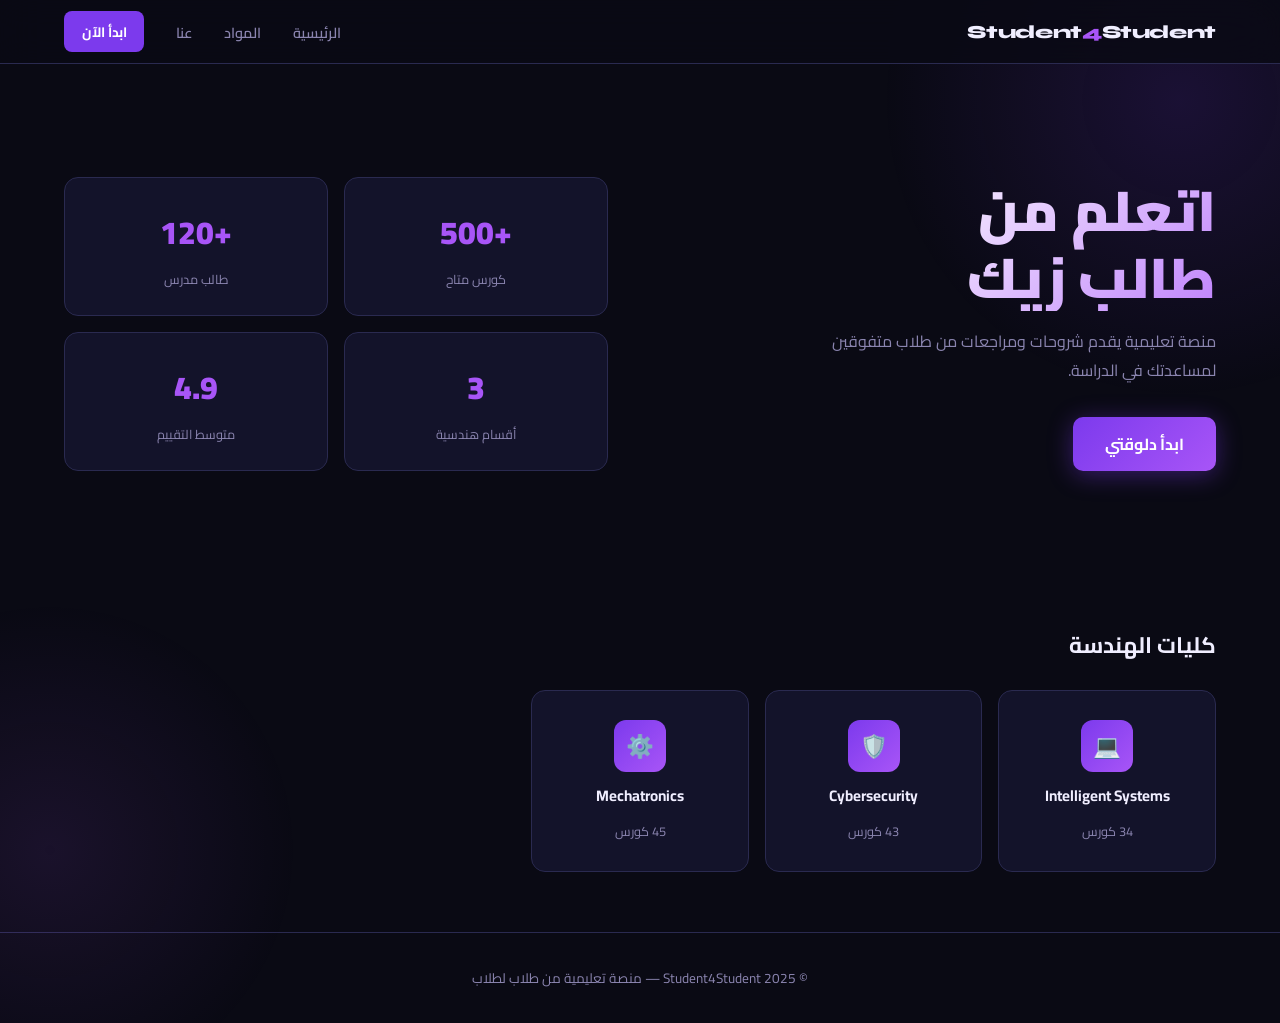
<file: index.html>
<!DOCTYPE html>
<html lang="ar" dir="rtl">
<head>
<meta charset="UTF-8">
<meta name="viewport" content="width=device-width, initial-scale=1.0">
<title>Student4Student — اتعلم من طالب زيك</title>
<link rel="stylesheet" href="style.css">
</head>
<body>

<div id="nav-mount"></div>

<main>
  <section class="hero">
    <div class="hero-text fade-up">
      <h1>اتعلم من<br>طالب زيك</h1>
      <p>منصة تعليمية يقدم شروحات ومراجعات من طلاب متفوقين لمساعدتك في الدراسة.</p>
      <a href="departments.html" class="btn-primary">ابدأ دلوقتي</a>
    </div>
    <div class="hero-visual fade-up fade-up-delay-2">
      <div class="stat-card">
        <div class="num">+500</div>
        <div class="label">كورس متاح</div>
      </div>
      <div class="stat-card">
        <div class="num">+120</div>
        <div class="label">طالب مدرس</div>
      </div>
      <div class="stat-card">
        <div class="num">3</div>
        <div class="label">أقسام هندسية</div>
      </div>
      <div class="stat-card">
        <div class="num">4.9</div>
        <div class="label">متوسط التقييم</div>
      </div>
    </div>
  </section>

  <section>
    <div class="section-title">كليات الهندسة</div>
    <div class="cards-grid" id="depts-home"></div>
  </section>
</main>

<div id="footer-mount"></div>
<div id="modal-mount"></div>

<script src="data.js"></script>
<script>
document.getElementById('nav-mount').innerHTML = navHtml();
document.getElementById('footer-mount').innerHTML = footerHtml();
document.getElementById('modal-mount').innerHTML = modalHtml();
initModal();

const grid = document.getElementById('depts-home');
Object.entries(DEPTS).forEach(([key, d]) => {
  const totalCourses = Object.values(COURSES[key] || {}).reduce((sum, sems) =>
    sum + Object.values(sems).reduce((s2, arr) => s2 + arr.length, 0), 0);
  grid.innerHTML += `
    <a class="dept-card fade-up fade-up-delay-1" href="departments.html">
      <div class="dept-icon">${d.icon}</div>
      <h3>${d.name}</h3>
      <span class="count">${totalCourses} كورس</span>
    </a>`;
});
</script>
</body>
</html>
</file>
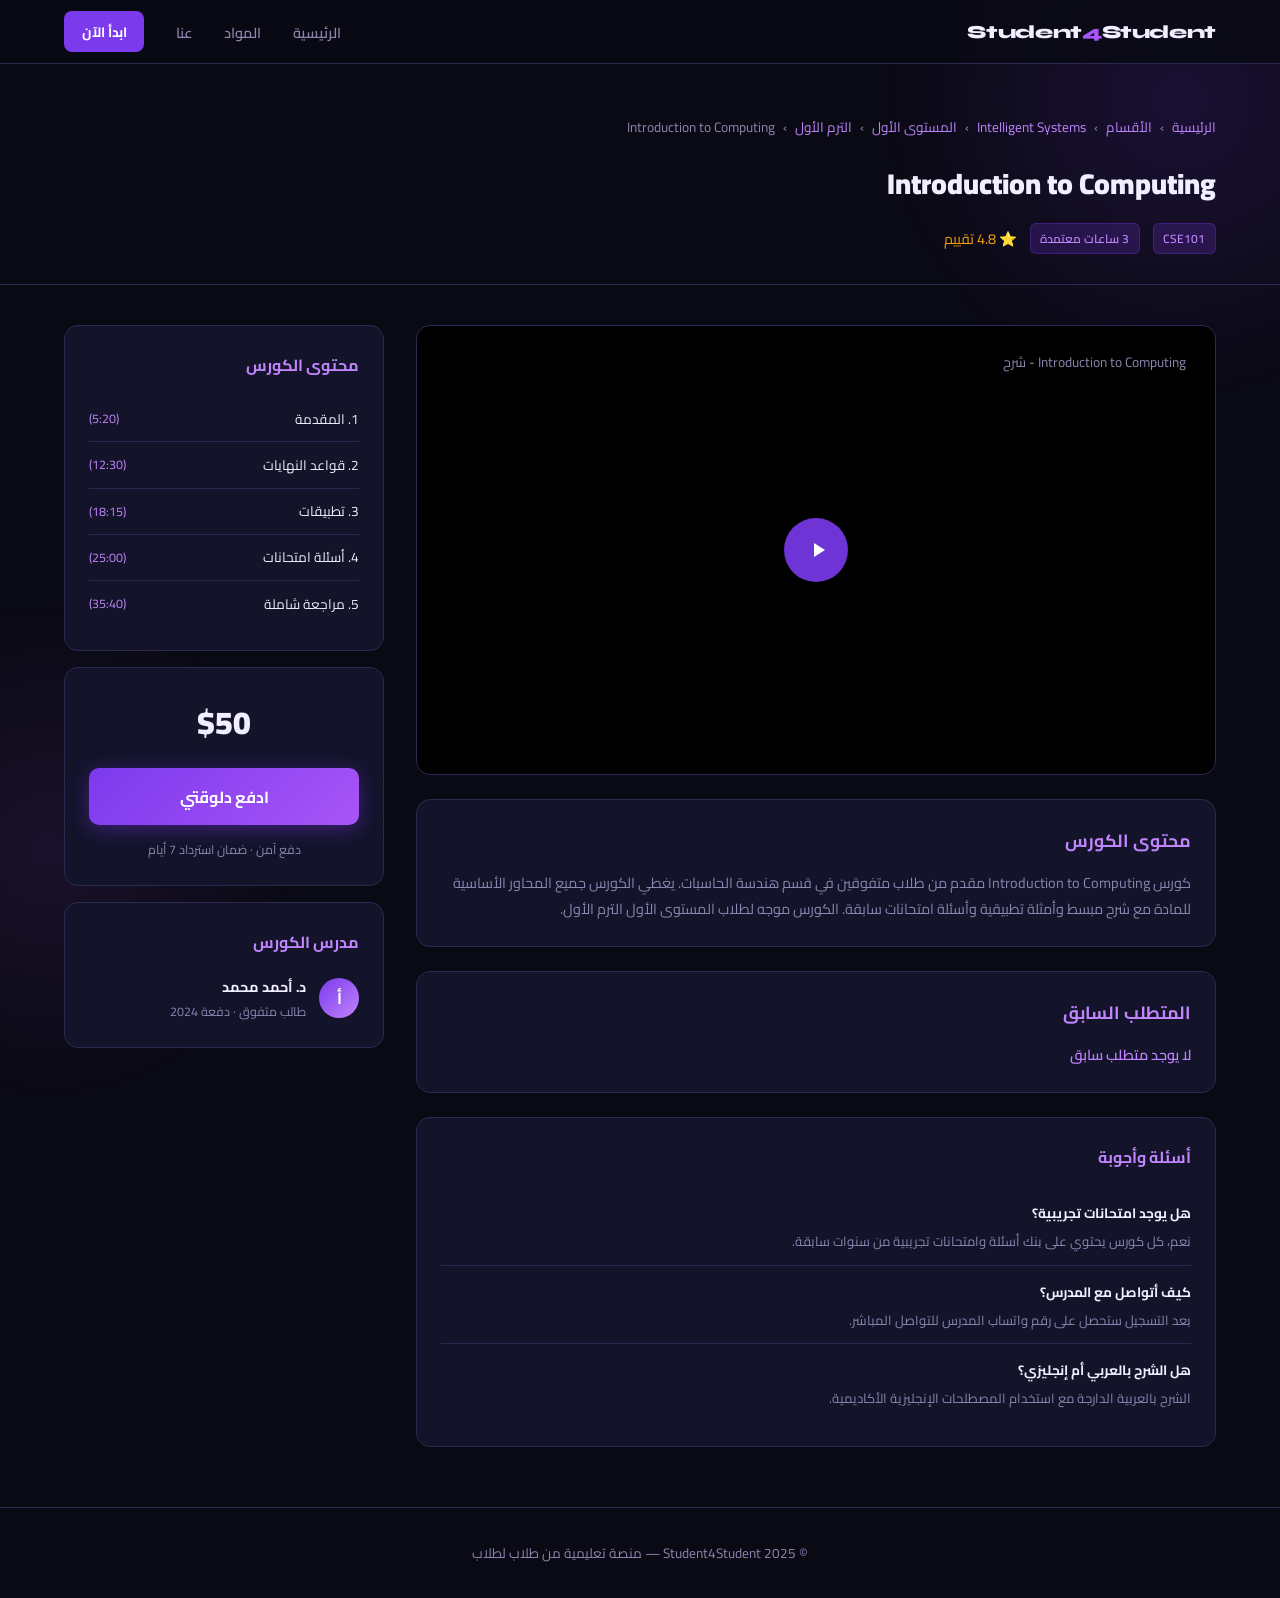
<file: course.html>
<!DOCTYPE html>
<html lang="ar" dir="rtl">
<head>
<meta charset="UTF-8">
<meta name="viewport" content="width=device-width, initial-scale=1.0">
<title>الكورس — Student4Student</title>
<link rel="stylesheet" href="style.css">
</head>
<body>

<div id="nav-mount"></div>

<main>
  <div class="page-header fade-up">
    <div class="breadcrumb" id="breadcrumb"></div>
    <h1 id="course-title">—</h1>
    <div style="display:flex;gap:0.8rem;align-items:center;margin-top:0.8rem;flex-wrap:wrap;">
      <span class="tag" id="course-code-tag"></span>
      <span class="tag" id="course-ch-tag"></span>
      <span style="color:var(--gold);font-size:0.9rem;" id="course-rating"></span>
    </div>
  </div>

  <div class="course-layout fade-up fade-up-delay-1">
    <div>
      <div class="video-wrap">
        <div class="video-overlay-title" id="video-label">محاضرة تعريفية</div>
        <div class="play-btn" id="play-btn" onclick="playVideo()">
          <svg width="24" height="24" viewBox="0 0 24 24" fill="white">
            <path d="M8 5v14l11-7z"/>
          </svg>
        </div>
        <iframe id="video-frame" width="100%" height="100%" style="display:none;border:none;" allowfullscreen></iframe>
      </div>

      <div class="course-desc">
        <h2>محتوى الكورس</h2>
        <p id="course-desc-text"></p>
      </div>

      <div class="course-desc">
        <h2>المتطلب السابق</h2>
        <p id="prereq-text" style="color:var(--accent3);font-weight:600;"></p>
      </div>

      <div class="qa-card">
        <h3>أسئلة وأجوبة</h3>
        <div class="qa-item">
          <div class="qa-q">هل يوجد امتحانات تجريبية؟</div>
          <div class="qa-a">نعم، كل كورس يحتوي على بنك أسئلة وامتحانات تجريبية من سنوات سابقة.</div>
        </div>
        <div class="qa-item">
          <div class="qa-q">كيف أتواصل مع المدرس؟</div>
          <div class="qa-a">بعد التسجيل ستحصل على رقم واتساب المدرس للتواصل المباشر.</div>
        </div>
        <div class="qa-item">
          <div class="qa-q">هل الشرح بالعربي أم إنجليزي؟</div>
          <div class="qa-a">الشرح بالعربية الدارجة مع استخدام المصطلحات الإنجليزية الأكاديمية.</div>
        </div>
      </div>
    </div>

    <div class="sidebar">
      <div class="toc-card">
        <h3>محتوى الكورس</h3>
        <div id="toc-list"></div>
      </div>

      <div class="pay-card">
        <div class="price-big" id="price-display">—</div>
        <button class="btn-pay" id="pay-btn" onclick="handlePay()">ادفع دلوقتي</button>
        <p style="font-size:0.78rem;color:var(--muted);text-align:center;">دفع آمن · ضمان استرداد 7 أيام</p>
      </div>

      <div class="toc-card" style="margin-top:1rem;">
        <h3>مدرس الكورس</h3>
        <div style="display:flex;align-items:center;gap:0.8rem;margin-top:0.5rem;">
          <div class="avatar" id="inst-avatar" style="width:40px;height:40px;font-size:1rem;"></div>
          <div>
            <div style="font-weight:700;font-size:0.9rem;" id="inst-name"></div>
            <div style="font-size:0.78rem;color:var(--muted);">طالب متفوق · دفعة 2024</div>
          </div>
        </div>
      </div>
    </div>
  </div>
</main>

<div id="footer-mount"></div>
<div id="modal-mount"></div>

<script src="data.js"></script>
<script>
document.getElementById('nav-mount').innerHTML = navHtml();
document.getElementById('footer-mount').innerHTML = footerHtml();
document.getElementById('modal-mount').innerHTML = modalHtml();
initModal();

const dept = getParam('dept') || 'cs';
const level = getParam('level') || '1';
const sem = getParam('sem') || '1';
const code = getParam('code') || '';
const d = DEPTS[dept];
const levelLabels = { 0:'صفر', 1:'الأول', 2:'الثاني', 3:'الثالث', 4:'الرابع' };

const subjects = COURSES[dept]?.[level]?.[sem] || [];
const course = subjects.find(c => c.code === code) || subjects[0];

if (course) {
  document.title = `${course.name} — Student4Student`;
  document.getElementById('course-title').textContent = course.name;
  document.getElementById('course-code-tag').textContent = course.code;
  document.getElementById('course-ch-tag').textContent = `${course.ch} ساعات معتمدة`;
  document.getElementById('course-rating').textContent = `⭐ ${(4.7 + Math.random()*0.3).toFixed(1)} تقييم`;

  const bc = document.getElementById('breadcrumb');
  bc.innerHTML = `
    <a href="index.html">الرئيسية</a><span>›</span>
    <a href="departments.html">الأقسام</a><span>›</span>
    <a href="levels.html?dept=${dept}">${d.name}</a><span>›</span>
    <a href="semesters.html?dept=${dept}&level=${level}">المستوى ${levelLabels[level]}</a><span>›</span>
    <a href="subjects.html?dept=${dept}&level=${level}&sem=${sem}">الترم ${sem==1?'الأول':'الثاني'}</a><span>›</span>
    <span>${course.name}</span>`;

  const priceStr = course.price === 0 ? 'مجاني' : `$${course.price}`;
  document.getElementById('price-display').textContent = priceStr;

  const payBtn = document.getElementById('pay-btn');
  if (course.price === 0) {
    payBtn.textContent = 'سجل مجاناً';
    payBtn.style.background = 'linear-gradient(135deg, var(--green), #059669)';
  }

  document.getElementById('course-desc-text').textContent =
    `كورس ${course.name} مقدم من طلاب متفوقين في قسم ${d.nameAr}. يغطي الكورس جميع المحاور الأساسية للمادة مع شرح مبسط وأمثلة تطبيقية وأسئلة امتحانات سابقة. الكورس موجه لطلاب المستوى ${levelLabels[level]} الترم ${sem==1?'الأول':'الثاني'}.`;

  document.getElementById('prereq-text').textContent = 'لا يوجد متطلب سابق';

  document.getElementById('inst-name').textContent = course.instructor;
  document.getElementById('inst-avatar').textContent = course.instructor.charAt(3);

  const tocTopics = [
    { title: 'المقدمة', time: '5:20' },
    { title: 'قواعد النهايات', time: '12:30' },
    { title: 'تطبيقات', time: '18:15' },
    { title: 'أسئلة امتحانات', time: '25:00' },
    { title: 'مراجعة شاملة', time: '35:40' }
  ];
  const toc = document.getElementById('toc-list');
  tocTopics.forEach((t,i) => {
    toc.innerHTML += `
      <div class="toc-item">
        <span>${i+1}. ${t.title}</span>
        <span class="toc-time">(${t.time})</span>
      </div>`;
  });

  document.getElementById('video-label').textContent = `${course.name} - شرح`;
}

function playVideo() {
  document.getElementById('play-btn').style.display = 'none';
  document.getElementById('video-label').style.display = 'none';
  const f = document.getElementById('video-frame');
  f.src = 'https://www.youtube.com/embed/dQw4w9WgXcQ?autoplay=1';
  f.style.display = 'block';
}

function handlePay() {
  const price = course?.price || 0;
  if (price === 0) {
    showModal('تم التسجيل بنجاح! 🎉', `تم تسجيلك في كورس "${course?.name}". ستصلك رسالة على الواتساب قريباً.`);
  } else {
    showModal('تم استلام طلبك! ✅', `سيتم التواصل معك لإتمام الدفع لكورس "${course?.name}" بسعر $${price}.`);
  }
}
</script>
</body>
</html>
</file>
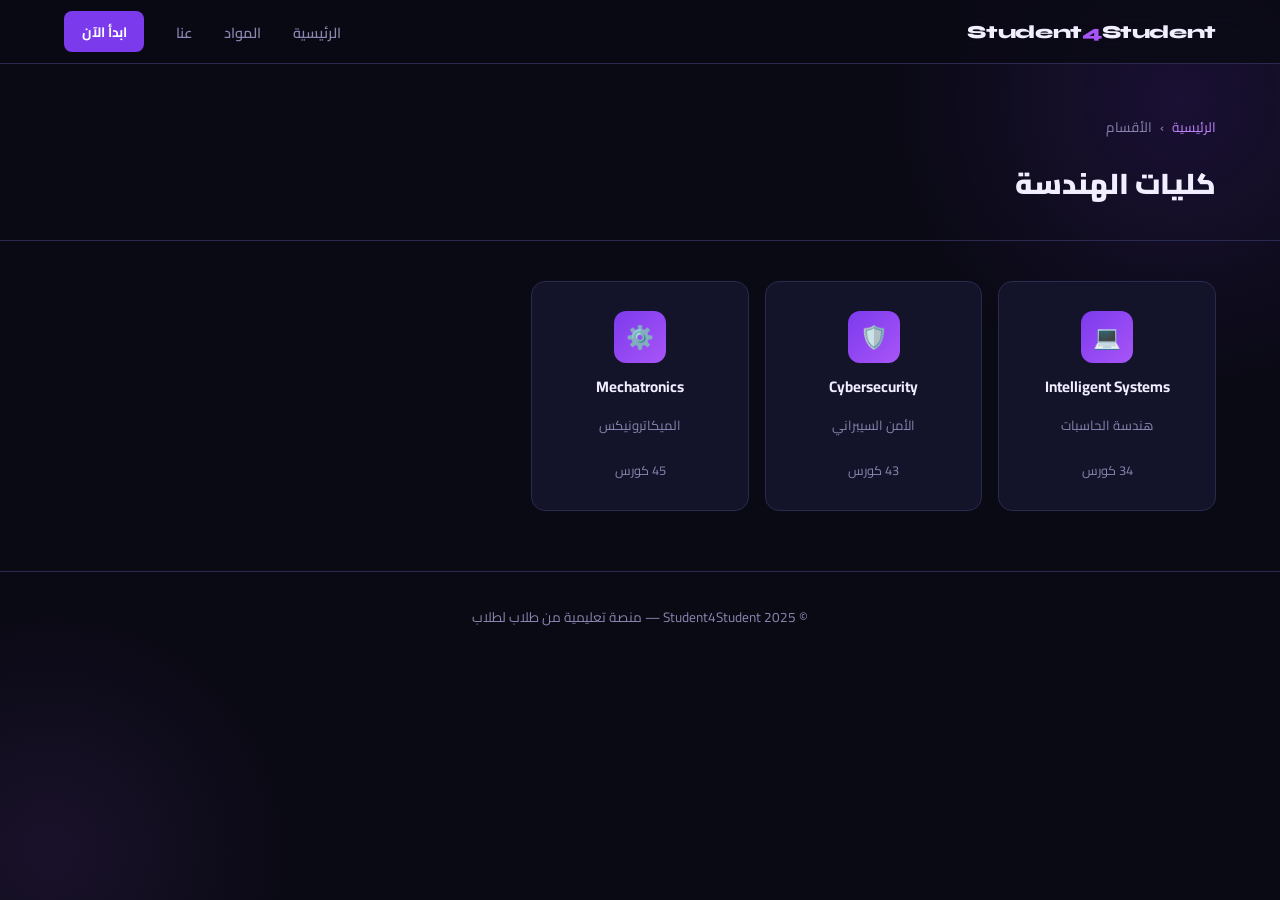
<file: departments.html>
<!DOCTYPE html>
<html lang="ar" dir="rtl">
<head>
<meta charset="UTF-8">
<meta name="viewport" content="width=device-width, initial-scale=1.0">
<title>الأقسام — Student4Student</title>
<link rel="stylesheet" href="style.css">
</head>
<body>

<div id="nav-mount"></div>

<main>
  <div class="page-header fade-up">
    <div class="breadcrumb">
      <a href="index.html">الرئيسية</a>
      <span>›</span>
      <span>الأقسام</span>
    </div>
    <h1>كليات الهندسة</h1>
  </div>

  <div class="cards-grid fade-up fade-up-delay-1" id="depts-grid" style="padding: 0 5% 60px;"></div>
</main>

<div id="footer-mount"></div>
<div id="modal-mount"></div>

<script src="data.js"></script>
<script>
document.getElementById('nav-mount').innerHTML = navHtml();
document.getElementById('footer-mount').innerHTML = footerHtml();
document.getElementById('modal-mount').innerHTML = modalHtml();
initModal();

const grid = document.getElementById('depts-grid');
Object.entries(DEPTS).forEach(([key, d]) => {
  const totalCourses = Object.values(COURSES[key] || {}).reduce((sum, sems) =>
    sum + Object.values(sems).reduce((s2, arr) => s2 + arr.length, 0), 0);
  grid.innerHTML += `
    <a class="dept-card" href="levels.html?dept=${key}">
      <div class="dept-icon">${d.icon}</div>
      <h3>${d.name}</h3>
      <p style="font-size:0.82rem;color:var(--muted);margin:0.2rem 0 0.5rem;">${d.nameAr}</p>
      <span class="count">${totalCourses} كورس</span>
    </a>`;
});
</script>
</body>
</html>
</file>
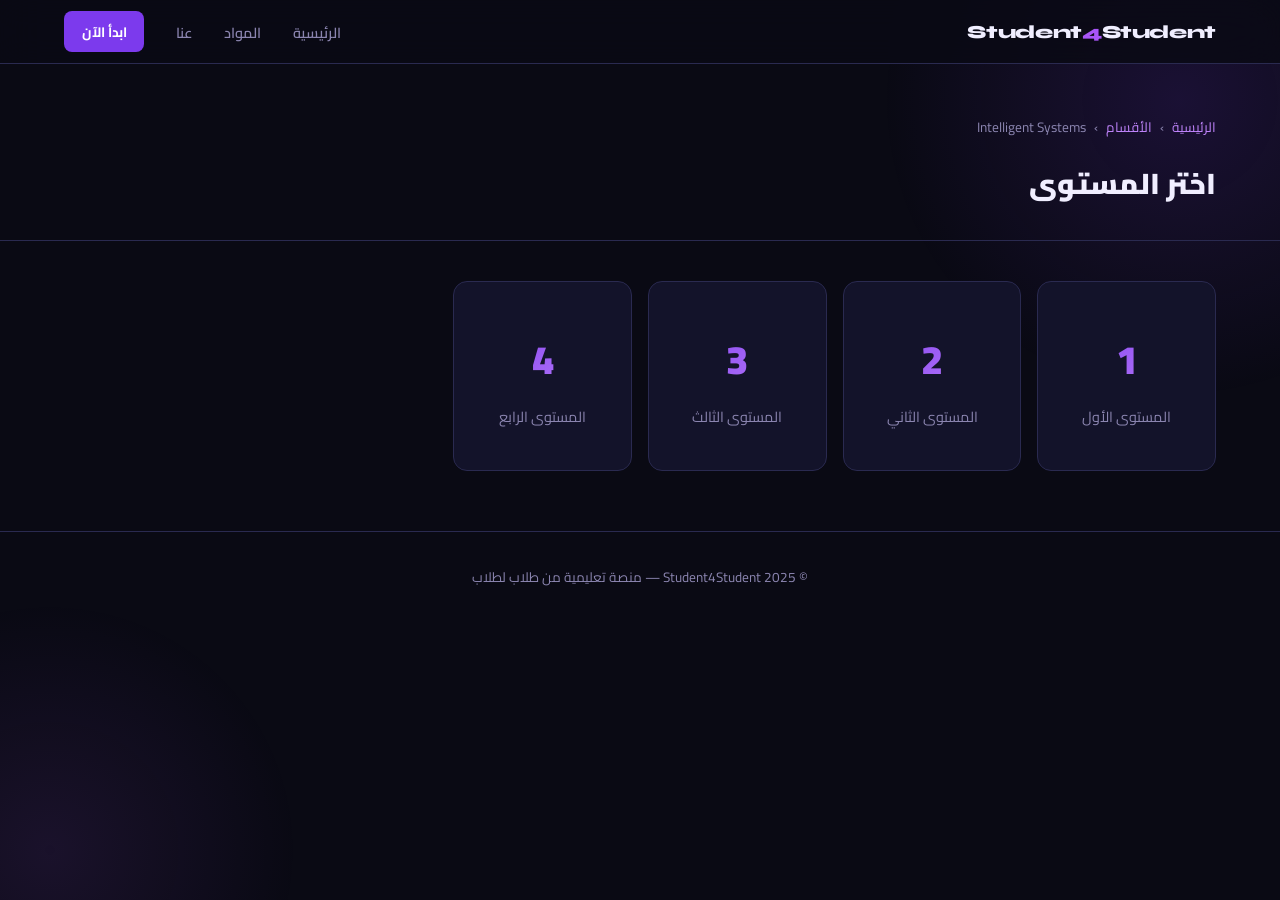
<file: levels.html>
<!DOCTYPE html>
<html lang="ar" dir="rtl">
<head>
<meta charset="UTF-8">
<meta name="viewport" content="width=device-width, initial-scale=1.0">
<title>المستويات — Student4Student</title>
<link rel="stylesheet" href="style.css">
</head>
<body>

<div id="nav-mount"></div>

<main>
  <div class="page-header fade-up" id="page-header">
    <div class="breadcrumb">
      <a href="index.html">الرئيسية</a>
      <span>›</span>
      <a href="departments.html">الأقسام</a>
      <span>›</span>
      <span id="dept-crumb"></span>
    </div>
    <h1 id="page-title">اختر المستوى</h1>
  </div>

  <div class="level-grid fade-up fade-up-delay-1" id="levels-grid"></div>
</main>

<div id="footer-mount"></div>
<div id="modal-mount"></div>

<script src="data.js"></script>
<script>
document.getElementById('nav-mount').innerHTML = navHtml();
document.getElementById('footer-mount').innerHTML = footerHtml();
document.getElementById('modal-mount').innerHTML = modalHtml();
initModal();

const dept = getParam('dept') || 'cs';
const d = DEPTS[dept];
document.getElementById('dept-crumb').textContent = d.name;

const grid = document.getElementById('levels-grid');
const levelLabels = { 0:'المستوى صفر', 1:'المستوى الأول', 2:'المستوى الثاني', 3:'المستوى الثالث', 4:'المستوى الرابع' };
d.levels.forEach(lvl => {
  grid.innerHTML += `
    <a class="level-card" href="semesters.html?dept=${dept}&level=${lvl}">
      <div class="level-num">${lvl}</div>
      <div class="level-label">${levelLabels[lvl]}</div>
    </a>`;
});
</script>
</body>
</html>
</file>
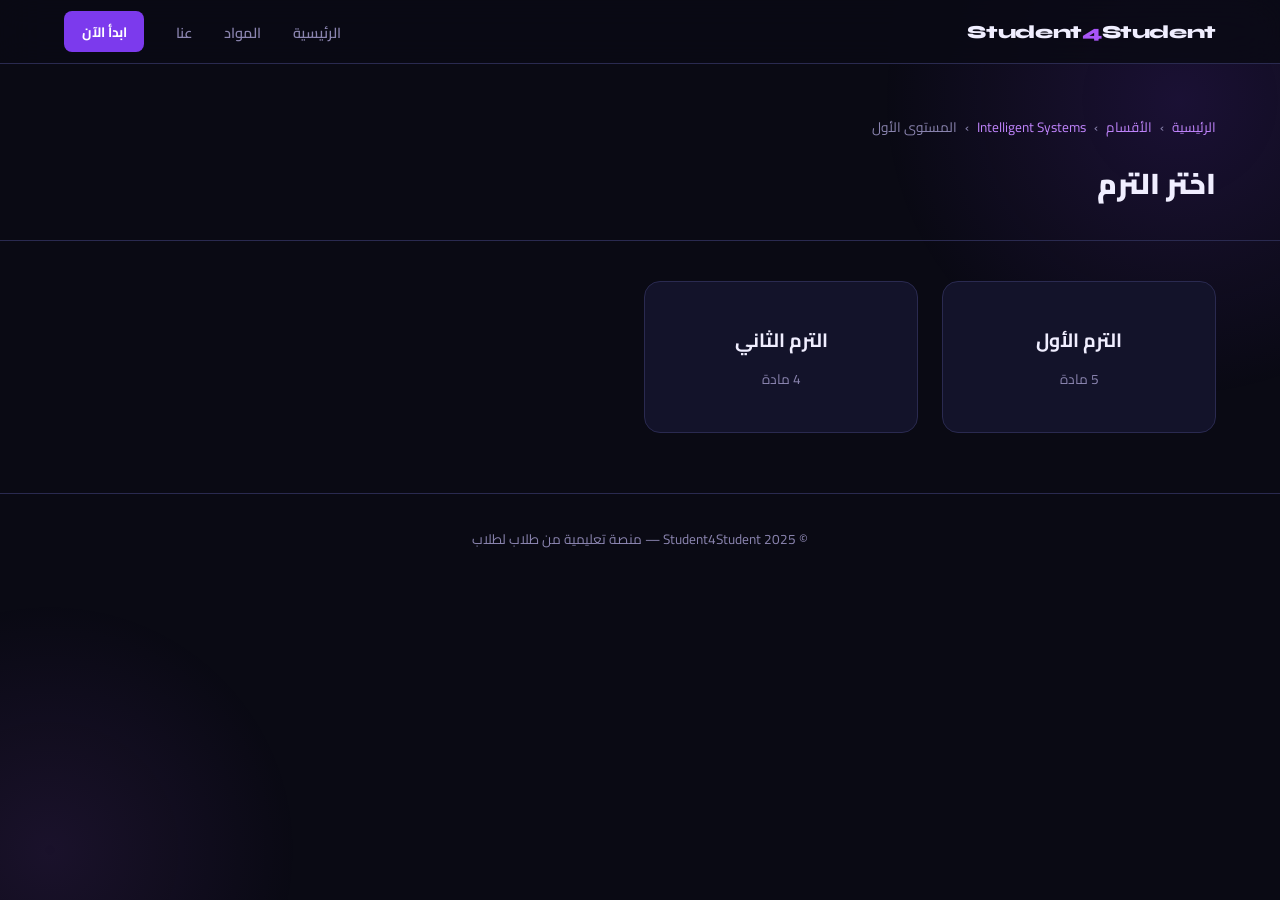
<file: semesters.html>
<!DOCTYPE html>
<html lang="ar" dir="rtl">
<head>
<meta charset="UTF-8">
<meta name="viewport" content="width=device-width, initial-scale=1.0">
<title>الترمات — Student4Student</title>
<link rel="stylesheet" href="style.css">
</head>
<body>

<div id="nav-mount"></div>

<main>
  <div class="page-header fade-up">
    <div class="breadcrumb">
      <a href="index.html">الرئيسية</a>
      <span>›</span>
      <a href="departments.html">الأقسام</a>
      <span>›</span>
      <a id="dept-link" href="#">—</a>
      <span>›</span>
      <span id="level-crumb"></span>
    </div>
    <h1>اختر الترم</h1>
  </div>

  <div class="sem-grid fade-up fade-up-delay-1" id="sem-grid"></div>
</main>

<div id="footer-mount"></div>
<div id="modal-mount"></div>

<script src="data.js"></script>
<script>
document.getElementById('nav-mount').innerHTML = navHtml();
document.getElementById('footer-mount').innerHTML = footerHtml();
document.getElementById('modal-mount').innerHTML = modalHtml();
initModal();

const dept = getParam('dept') || 'cs';
const level = getParam('level') || '1';
const d = DEPTS[dept];
const levelLabels = { 0:'المستوى صفر', 1:'المستوى الأول', 2:'المستوى الثاني', 3:'المستوى الثالث', 4:'المستوى الرابع' };

document.getElementById('dept-link').textContent = d.name;
document.getElementById('dept-link').href = `levels.html?dept=${dept}`;
document.getElementById('level-crumb').textContent = levelLabels[level];

const grid = document.getElementById('sem-grid');
const sems = COURSES[dept]?.[level] ? Object.keys(COURSES[dept][level]) : ['1','2'];

sems.forEach(s => {
  grid.innerHTML += `
    <a class="sem-card" href="subjects.html?dept=${dept}&level=${level}&sem=${s}">
      <h2>الترم ${s == 1 ? 'الأول' : 'الثاني'}</h2>
      <p style="color:var(--muted);font-size:0.85rem;margin-top:0.5rem;">${(COURSES[dept]?.[level]?.[s] || []).length} مادة</p>
    </a>`;
});
</script>
</body>
</html>
</file>
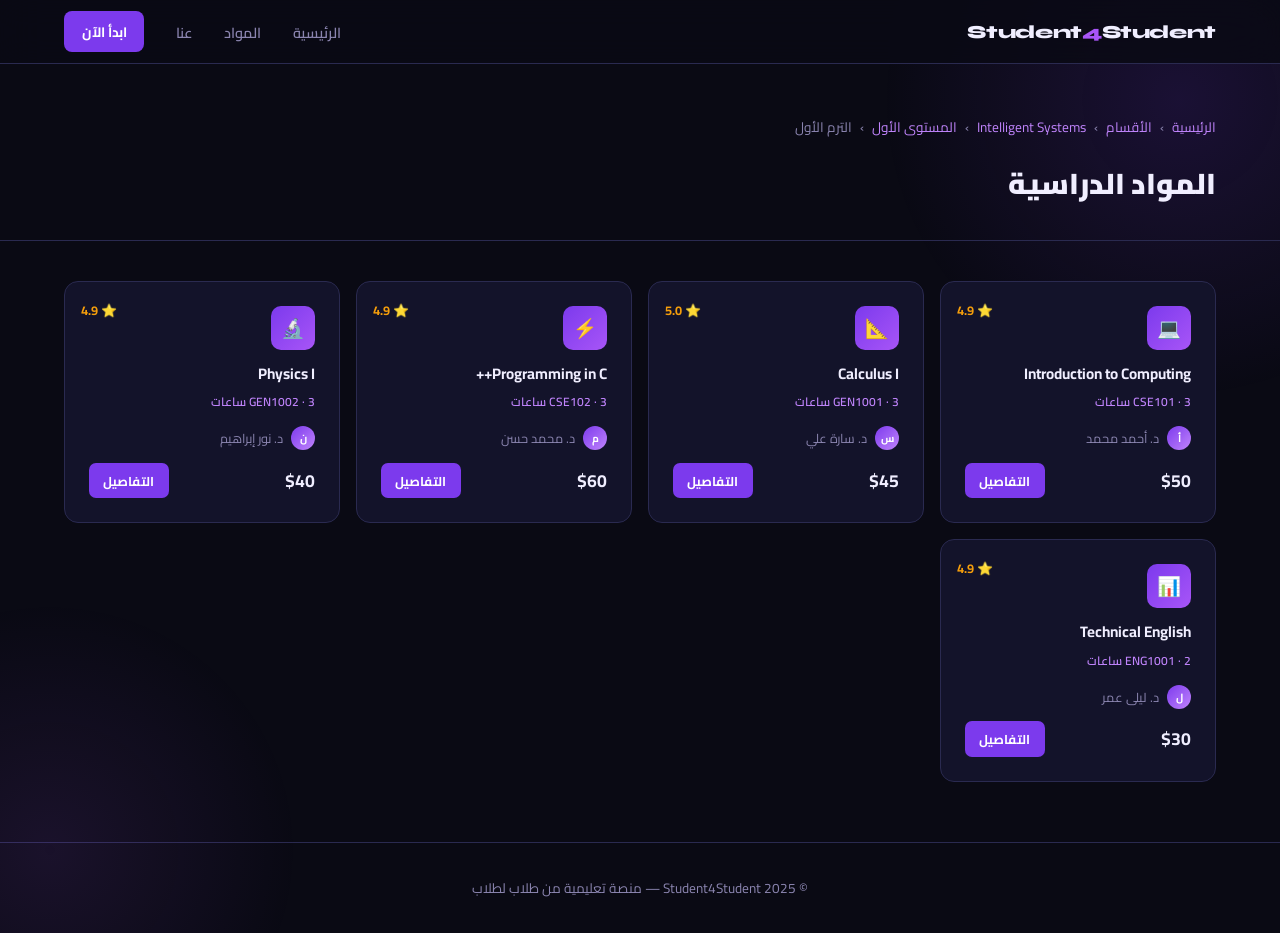
<file: subjects.html>
<!DOCTYPE html>
<html lang="ar" dir="rtl">
<head>
<meta charset="UTF-8">
<meta name="viewport" content="width=device-width, initial-scale=1.0">
<title>المواد — Student4Student</title>
<link rel="stylesheet" href="style.css">
</head>
<body>

<div id="nav-mount"></div>

<main>
  <div class="page-header fade-up">
    <div class="breadcrumb">
      <a href="index.html">الرئيسية</a>
      <span>›</span>
      <a href="departments.html">الأقسام</a>
      <span>›</span>
      <a id="dept-link" href="#">—</a>
      <span>›</span>
      <a id="level-link" href="#">—</a>
      <span>›</span>
      <span id="sem-crumb"></span>
    </div>
    <h1 id="page-title">المواد الدراسية</h1>
  </div>

  <div class="subjects-grid fade-up fade-up-delay-1" id="subjects-grid"></div>
</main>

<div id="footer-mount"></div>
<div id="modal-mount"></div>

<script src="data.js"></script>
<script>
document.getElementById('nav-mount').innerHTML = navHtml();
document.getElementById('footer-mount').innerHTML = footerHtml();
document.getElementById('modal-mount').innerHTML = modalHtml();
initModal();

const dept = getParam('dept') || 'cs';
const level = getParam('level') || '1';
const sem = getParam('sem') || '1';
const d = DEPTS[dept];
const levelLabels = { 0:'المستوى صفر', 1:'المستوى الأول', 2:'المستوى الثاني', 3:'المستوى الثالث', 4:'المستوى الرابع' };

document.getElementById('dept-link').textContent = d.name;
document.getElementById('dept-link').href = `levels.html?dept=${dept}`;
document.getElementById('level-link').textContent = levelLabels[level];
document.getElementById('level-link').href = `semesters.html?dept=${dept}&level=${level}`;
document.getElementById('sem-crumb').textContent = `الترم ${sem == 1 ? 'الأول' : 'الثاني'}`;

const subjects = COURSES[dept]?.[level]?.[sem] || [];
const grid = document.getElementById('subjects-grid');

if (!subjects.length) {
  grid.innerHTML = `<div class="empty-state"><div class="big">📭</div><p>لا توجد مواد لهذا الترم حتى الآن.</p></div>`;
} else {
  subjects.forEach((c, i) => {
    const rating = (4.7 + Math.random() * 0.3).toFixed(1);
    const priceStr = c.price === 0 ? 'مجاني' : `$${c.price}`;
    const icon = getIcon(i);
    const params = `dept=${dept}&level=${level}&sem=${sem}&code=${c.code}`;
    grid.innerHTML += `
      <div class="subject-card" onclick="window.location='course.html?${params}'">
        <div class="rating">⭐ ${rating}</div>
        <div class="subj-icon">${icon}</div>
        <h3>${c.name}</h3>
        <div class="code">${c.code} · ${c.ch} ساعات</div>
        <div class="instructor">
          <div class="avatar">${c.instructor.charAt(3)}</div>
          ${c.instructor}
        </div>
        <div class="price-row">
          <span class="price">${priceStr}</span>
          <button class="btn-enroll" onclick="event.stopPropagation(); window.location='course.html?${params}'">التفاصيل</button>
        </div>
      </div>`;
  });
}
</script>
</body>
</html>
</file>
<file: style.css>
@import url('https://fonts.googleapis.com/css2?family=Cairo:wght@300;400;600;700;900&family=Syne:wght@400;700;800&display=swap');

*, *::before, *::after { box-sizing: border-box; margin: 0; padding: 0; }

:root {
  --bg: #0a0a14;
  --bg2: #0f0f1e;
  --card: #13132a;
  --card2: #1a1a35;
  --border: #2a2a50;
  --accent: #7c3aed;
  --accent2: #a855f7;
  --accent3: #c084fc;
  --glow: rgba(124,58,237,0.4);
  --text: #f0eeff;
  --muted: #8b85b0;
  --gold: #f59e0b;
  --green: #10b981;
}

html { scroll-behavior: smooth; }

body {
  font-family: 'Cairo', sans-serif;
  background: var(--bg);
  color: var(--text);
  min-height: 100vh;
  direction: rtl;
  overflow-x: hidden;
}

body::before {
  content: '';
  position: fixed;
  top: -200px;
  right: -200px;
  width: 600px;
  height: 600px;
  background: radial-gradient(circle, rgba(124,58,237,0.15) 0%, transparent 70%);
  pointer-events: none;
  z-index: 0;
}

body::after {
  content: '';
  position: fixed;
  bottom: -200px;
  left: -200px;
  width: 500px;
  height: 500px;
  background: radial-gradient(circle, rgba(168,85,247,0.1) 0%, transparent 70%);
  pointer-events: none;
  z-index: 0;
}

nav {
  position: sticky;
  top: 0;
  z-index: 100;
  background: rgba(10,10,20,0.85);
  backdrop-filter: blur(20px);
  border-bottom: 1px solid var(--border);
  padding: 0 5%;
  display: flex;
  align-items: center;
  justify-content: space-between;
  height: 64px;
}

.logo {
  font-family: 'Syne', sans-serif;
  font-weight: 800;
  font-size: 1.15rem;
  color: var(--text);
  text-decoration: none;
  letter-spacing: -0.02em;
}

.logo span { color: var(--accent2); }

nav ul {
  list-style: none;
  display: flex;
  gap: 2rem;
  align-items: center;
}

nav ul a {
  color: var(--muted);
  text-decoration: none;
  font-size: 0.9rem;
  font-weight: 600;
  transition: color 0.2s;
}

nav ul a:hover { color: var(--text); }

.btn-nav {
  background: var(--accent);
  color: white;
  padding: 0.45rem 1.1rem;
  border-radius: 8px;
  font-size: 0.85rem;
  font-weight: 700;
  font-family: 'Cairo', sans-serif;
  cursor: pointer;
  border: none;
  text-decoration: none;
  transition: background 0.2s, transform 0.15s, box-shadow 0.2s;
  display: inline-block;
}

.btn-nav:hover {
  background: var(--accent2);
  transform: translateY(-1px);
  box-shadow: 0 4px 20px var(--glow);
}

main { position: relative; z-index: 1; }

.hero {
  padding: 90px 5% 70px;
  display: grid;
  grid-template-columns: 1fr 1fr;
  gap: 4rem;
  align-items: center;
  min-height: 500px;
}

.hero-text h1 {
  font-size: clamp(2.2rem, 5vw, 3.5rem);
  font-weight: 900;
  line-height: 1.2;
  background: linear-gradient(135deg, #fff 30%, var(--accent3) 100%);
  -webkit-background-clip: text;
  -webkit-text-fill-color: transparent;
  background-clip: text;
  margin-bottom: 1rem;
}

.hero-text p {
  color: var(--muted);
  font-size: 1rem;
  line-height: 1.8;
  margin-bottom: 2rem;
  max-width: 400px;
}

.btn-primary {
  background: linear-gradient(135deg, var(--accent), var(--accent2));
  color: white;
  padding: 0.75rem 2rem;
  border-radius: 10px;
  font-size: 1rem;
  font-weight: 700;
  font-family: 'Cairo', sans-serif;
  cursor: pointer;
  border: none;
  text-decoration: none;
  display: inline-block;
  transition: transform 0.2s, box-shadow 0.2s;
  box-shadow: 0 4px 24px var(--glow);
}

.btn-primary:hover {
  transform: translateY(-2px);
  box-shadow: 0 8px 32px var(--glow);
}

.hero-visual {
  display: grid;
  grid-template-columns: 1fr 1fr;
  gap: 1rem;
}

.stat-card {
  background: var(--card);
  border: 1px solid var(--border);
  border-radius: 14px;
  padding: 1.5rem 1.2rem;
  text-align: center;
  transition: transform 0.2s, border-color 0.2s;
}

.stat-card:hover {
  transform: translateY(-3px);
  border-color: var(--accent);
}

.stat-card .num {
  font-size: 2rem;
  font-weight: 900;
  color: var(--accent2);
}

.stat-card .label {
  font-size: 0.8rem;
  color: var(--muted);
  margin-top: 0.3rem;
}

section { padding: 60px 5%; }

.section-title {
  font-size: 1.4rem;
  font-weight: 700;
  margin-bottom: 1.5rem;
  color: var(--text);
  text-align: right;
}

.cards-grid {
  display: grid;
  grid-template-columns: repeat(auto-fill, minmax(200px, 1fr));
  gap: 1rem;
}

.dept-card {
  background: var(--card);
  border: 1px solid var(--border);
  border-radius: 14px;
  padding: 1.8rem 1.2rem;
  cursor: pointer;
  text-decoration: none;
  color: var(--text);
  display: flex;
  flex-direction: column;
  align-items: center;
  gap: 0.8rem;
  transition: transform 0.25s, border-color 0.25s, background 0.25s, box-shadow 0.25s;
  text-align: center;
}

.dept-card:hover {
  transform: translateY(-4px);
  border-color: var(--accent);
  background: var(--card2);
  box-shadow: 0 8px 30px var(--glow);
}

.dept-icon {
  width: 52px;
  height: 52px;
  background: linear-gradient(135deg, var(--accent), var(--accent2));
  border-radius: 12px;
  display: flex;
  align-items: center;
  justify-content: center;
  font-size: 1.4rem;
}

.dept-card h3 {
  font-size: 0.95rem;
  font-weight: 700;
  line-height: 1.4;
}

.dept-card .count {
  font-size: 0.8rem;
  color: var(--muted);
}

.page-header {
  padding: 50px 5% 30px;
  border-bottom: 1px solid var(--border);
  margin-bottom: 40px;
}

.breadcrumb {
  display: flex;
  gap: 0.5rem;
  align-items: center;
  font-size: 0.85rem;
  color: var(--muted);
  margin-bottom: 1rem;
  flex-wrap: wrap;
}

.breadcrumb a {
  color: var(--accent3);
  text-decoration: none;
}

.breadcrumb a:hover { text-decoration: underline; }

.breadcrumb span { color: var(--muted); }

.page-header h1 {
  font-size: 1.8rem;
  font-weight: 900;
}

.level-grid {
  display: grid;
  grid-template-columns: repeat(auto-fill, minmax(160px, 1fr));
  gap: 1rem;
  padding: 0 5% 60px;
}

.level-card {
  background: var(--card);
  border: 1px solid var(--border);
  border-radius: 14px;
  padding: 2.5rem 1rem;
  text-align: center;
  cursor: pointer;
  text-decoration: none;
  color: var(--text);
  transition: transform 0.2s, border-color 0.2s, box-shadow 0.2s;
  display: block;
}

.level-card:hover {
  transform: translateY(-4px);
  border-color: var(--accent);
  box-shadow: 0 8px 30px var(--glow);
}

.level-card .level-num {
  font-size: 2.5rem;
  font-weight: 900;
  background: linear-gradient(135deg, var(--accent), var(--accent3));
  -webkit-background-clip: text;
  -webkit-text-fill-color: transparent;
  background-clip: text;
}

.level-card .level-label {
  font-size: 0.9rem;
  color: var(--muted);
  margin-top: 0.4rem;
}

.sem-grid {
  display: grid;
  grid-template-columns: 1fr 1fr;
  gap: 1.5rem;
  padding: 0 5% 60px;
  max-width: 700px;
}

.sem-card {
  background: var(--card);
  border: 1px solid var(--border);
  border-radius: 16px;
  padding: 2.5rem 2rem;
  text-align: center;
  cursor: pointer;
  text-decoration: none;
  color: var(--text);
  transition: transform 0.2s, border-color 0.2s, box-shadow 0.2s;
  display: block;
}

.sem-card:hover {
  transform: translateY(-4px);
  border-color: var(--accent);
  box-shadow: 0 8px 30px var(--glow);
}

.sem-card h2 {
  font-size: 1.2rem;
  font-weight: 700;
}

.subjects-grid {
  display: grid;
  grid-template-columns: repeat(auto-fill, minmax(240px, 1fr));
  gap: 1rem;
  padding: 0 5% 60px;
}

.subject-card {
  background: var(--card);
  border: 1px solid var(--border);
  border-radius: 14px;
  padding: 1.5rem;
  cursor: pointer;
  text-decoration: none;
  color: var(--text);
  transition: transform 0.2s, border-color 0.2s, box-shadow 0.2s;
  display: block;
  position: relative;
}

.subject-card:hover {
  transform: translateY(-3px);
  border-color: var(--accent);
  box-shadow: 0 6px 24px var(--glow);
}

.subject-card .rating {
  position: absolute;
  top: 1rem;
  left: 1rem;
  display: flex;
  align-items: center;
  gap: 0.3rem;
  font-size: 0.8rem;
  color: var(--gold);
  font-weight: 700;
}

.subject-card .subj-icon {
  width: 44px;
  height: 44px;
  background: linear-gradient(135deg, var(--accent), var(--accent2));
  border-radius: 10px;
  display: flex;
  align-items: center;
  justify-content: center;
  font-size: 1.2rem;
  margin-bottom: 0.8rem;
}

.subject-card h3 {
  font-size: 0.95rem;
  font-weight: 700;
  margin-bottom: 0.4rem;
  line-height: 1.4;
}

.subject-card .code {
  font-size: 0.75rem;
  color: var(--accent3);
  font-weight: 600;
  margin-bottom: 0.8rem;
}

.subject-card .instructor {
  display: flex;
  align-items: center;
  gap: 0.5rem;
  font-size: 0.8rem;
  color: var(--muted);
  margin-bottom: 0.8rem;
}

.avatar {
  width: 24px;
  height: 24px;
  border-radius: 50%;
  background: linear-gradient(135deg, var(--accent), var(--accent3));
  display: flex;
  align-items: center;
  justify-content: center;
  font-size: 0.65rem;
  font-weight: 700;
  color: white;
  flex-shrink: 0;
}

.price-row {
  display: flex;
  align-items: center;
  justify-content: space-between;
  margin-top: 0.5rem;
}

.price {
  font-size: 1.1rem;
  font-weight: 700;
  color: var(--text);
  direction: ltr;
}

.btn-enroll {
  background: var(--accent);
  color: white;
  padding: 0.35rem 0.9rem;
  border-radius: 7px;
  font-size: 0.8rem;
  font-weight: 700;
  font-family: 'Cairo', sans-serif;
  cursor: pointer;
  border: none;
  transition: background 0.2s, transform 0.15s;
}

.btn-enroll:hover {
  background: var(--accent2);
  transform: scale(1.05);
}

.course-layout {
  display: grid;
  grid-template-columns: 1fr 320px;
  gap: 2rem;
  padding: 0 5% 60px;
  align-items: start;
}

.video-wrap {
  background: #000;
  border-radius: 14px;
  overflow: hidden;
  aspect-ratio: 16/9;
  display: flex;
  align-items: center;
  justify-content: center;
  border: 1px solid var(--border);
  position: relative;
  margin-bottom: 1.5rem;
}

.play-btn {
  width: 64px;
  height: 64px;
  background: rgba(124,58,237,0.9);
  border-radius: 50%;
  display: flex;
  align-items: center;
  justify-content: center;
  cursor: pointer;
  transition: transform 0.2s, background 0.2s;
}

.play-btn:hover {
  transform: scale(1.1);
  background: var(--accent2);
}

.play-btn svg { margin-right: -3px; }

.video-overlay-title {
  position: absolute;
  top: 1rem;
  right: 1rem;
  background: rgba(0,0,0,0.7);
  padding: 0.4rem 0.8rem;
  border-radius: 8px;
  font-size: 0.85rem;
  color: var(--muted);
}

.course-desc {
  background: var(--card);
  border: 1px solid var(--border);
  border-radius: 14px;
  padding: 1.5rem;
  margin-bottom: 1.5rem;
}

.course-desc h2 {
  font-size: 1.1rem;
  font-weight: 700;
  margin-bottom: 0.8rem;
  color: var(--accent3);
}

.course-desc p {
  font-size: 0.9rem;
  color: var(--muted);
  line-height: 1.8;
}

.sidebar {
  position: sticky;
  top: 80px;
}

.toc-card {
  background: var(--card);
  border: 1px solid var(--border);
  border-radius: 14px;
  padding: 1.5rem;
  margin-bottom: 1rem;
}

.toc-card h3 {
  font-size: 1rem;
  font-weight: 700;
  margin-bottom: 1rem;
  color: var(--accent3);
}

.toc-item {
  display: flex;
  align-items: center;
  justify-content: space-between;
  padding: 0.6rem 0;
  border-bottom: 1px solid var(--border);
  font-size: 0.85rem;
}

.toc-item:last-child { border-bottom: none; }

.toc-num {
  color: var(--muted);
  font-size: 0.8rem;
  direction: ltr;
  font-weight: 700;
}

.toc-time {
  color: var(--accent3);
  font-size: 0.78rem;
  direction: ltr;
}

.pay-card {
  background: var(--card);
  border: 1px solid var(--border);
  border-radius: 14px;
  padding: 1.5rem;
}

.pay-card .price-big {
  font-size: 2rem;
  font-weight: 900;
  color: var(--text);
  direction: ltr;
  margin-bottom: 1rem;
  text-align: center;
}

.btn-pay {
  width: 100%;
  background: linear-gradient(135deg, var(--accent), var(--accent2));
  color: white;
  padding: 0.85rem;
  border-radius: 10px;
  font-size: 1rem;
  font-weight: 700;
  font-family: 'Cairo', sans-serif;
  cursor: pointer;
  border: none;
  transition: transform 0.2s, box-shadow 0.2s;
  box-shadow: 0 4px 20px var(--glow);
  margin-bottom: 0.8rem;
}

.btn-pay:hover {
  transform: translateY(-2px);
  box-shadow: 0 8px 28px var(--glow);
}

.qa-card {
  background: var(--card);
  border: 1px solid var(--border);
  border-radius: 14px;
  padding: 1.5rem;
  margin-top: 1.5rem;
}

.qa-card h3 {
  font-size: 1rem;
  font-weight: 700;
  margin-bottom: 1rem;
  color: var(--accent3);
}

.qa-item {
  padding: 0.8rem 0;
  border-bottom: 1px solid var(--border);
  font-size: 0.85rem;
}

.qa-item:last-child { border-bottom: none; }

.qa-q {
  font-weight: 700;
  margin-bottom: 0.3rem;
}

.qa-a {
  color: var(--muted);
  font-size: 0.82rem;
  line-height: 1.6;
}

.empty-state {
  text-align: center;
  padding: 80px 5%;
  color: var(--muted);
}

.empty-state .big { font-size: 3rem; margin-bottom: 1rem; }

footer {
  border-top: 1px solid var(--border);
  padding: 2rem 5%;
  text-align: center;
  color: var(--muted);
  font-size: 0.85rem;
}

.tag {
  display: inline-block;
  background: rgba(124,58,237,0.2);
  color: var(--accent3);
  border: 1px solid rgba(124,58,237,0.3);
  border-radius: 6px;
  padding: 0.2rem 0.6rem;
  font-size: 0.75rem;
  font-weight: 600;
}

@keyframes fadeUp {
  from { opacity: 0; transform: translateY(20px); }
  to { opacity: 1; transform: translateY(0); }
}

.fade-up {
  animation: fadeUp 0.5s ease forwards;
}

.fade-up-delay-1 { animation-delay: 0.1s; opacity: 0; }
.fade-up-delay-2 { animation-delay: 0.2s; opacity: 0; }
.fade-up-delay-3 { animation-delay: 0.3s; opacity: 0; }

.modal-overlay {
  position: fixed;
  inset: 0;
  background: rgba(0,0,0,0.7);
  backdrop-filter: blur(8px);
  z-index: 200;
  display: flex;
  align-items: center;
  justify-content: center;
  opacity: 0;
  pointer-events: none;
  transition: opacity 0.25s;
}

.modal-overlay.open {
  opacity: 1;
  pointer-events: all;
}

.modal {
  background: var(--card);
  border: 1px solid var(--border);
  border-radius: 20px;
  padding: 2.5rem;
  max-width: 420px;
  width: 90%;
  text-align: center;
  transform: scale(0.95);
  transition: transform 0.25s;
}

.modal-overlay.open .modal {
  transform: scale(1);
}

.modal .icon { font-size: 3rem; margin-bottom: 1rem; }
.modal h2 { font-size: 1.3rem; font-weight: 700; margin-bottom: 0.5rem; }
.modal p { color: var(--muted); font-size: 0.9rem; margin-bottom: 1.5rem; }

.btn-close-modal {
  background: var(--accent);
  color: white;
  padding: 0.6rem 2rem;
  border-radius: 8px;
  font-size: 0.9rem;
  font-weight: 700;
  font-family: 'Cairo', sans-serif;
  cursor: pointer;
  border: none;
}

@media (max-width: 768px) {
  .hero { grid-template-columns: 1fr; padding: 50px 5% 40px; }
  .hero-visual { display: none; }
  .course-layout { grid-template-columns: 1fr; }
  .sidebar { position: static; }
  .sem-grid { grid-template-columns: 1fr; }
  nav ul { gap: 1rem; }
  nav ul li:not(:last-child) { display: none; }
}
</file>
